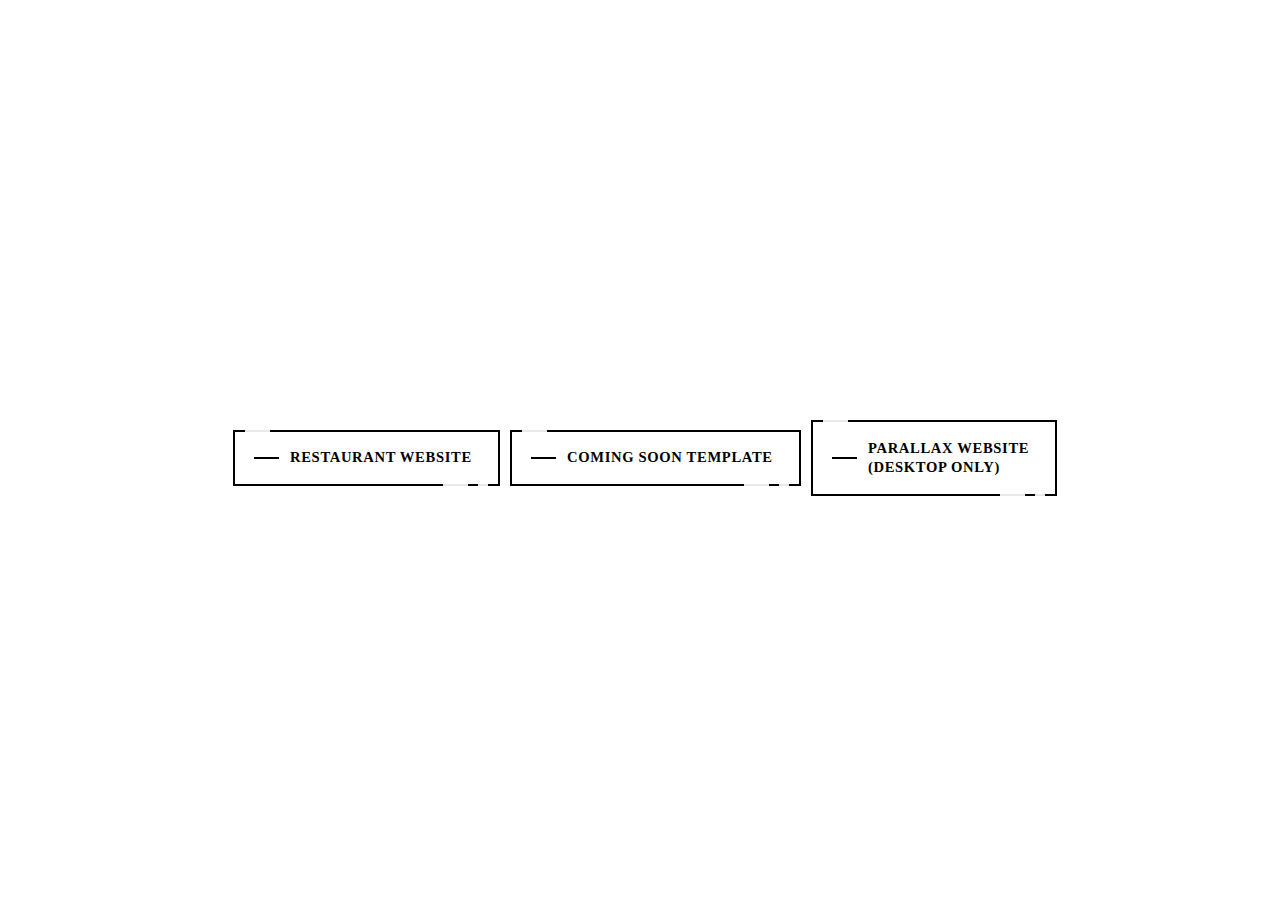
<file: index.html>
<!DOCTYPE html>
<html lang="en">
<head>
    <meta charset="UTF-8">
    <meta http-equiv="X-UA-Compatible" content="IE=edge">
    <meta name="viewport" content="width=device-width, initial-scale=1.0">
    <title>Front-end Projects | Dhruv Sood</title>

    <link rel="stylesheet" href="style.css">
</head>
<body>
    <div class="container">
        <a class="fancy" href="#" id="restaurant">
            <span class="top-key"></span>
            <span class="text">Restaurant Website</span>
            <span class="bottom-key-1"></span>
            <span class="bottom-key-2"></span>
          </a>

          <a class="fancy" href="#" id="coming_soon">
            <span class="top-key"></span>
            <span class="text">Coming Soon Template</span>
            <span class="bottom-key-1"></span>
            <span class="bottom-key-2"></span>
          </a>

          <a class="fancy" href="#" id="parallax">
            <span class="top-key"></span>
            <span class="text">Parallax Website<br>(Desktop only)</span>
            <span class="bottom-key-1"></span>
            <span class="bottom-key-2"></span>
          </a>
    </div>


    <script src="script.js"></script>
</body>
</html>
</file>
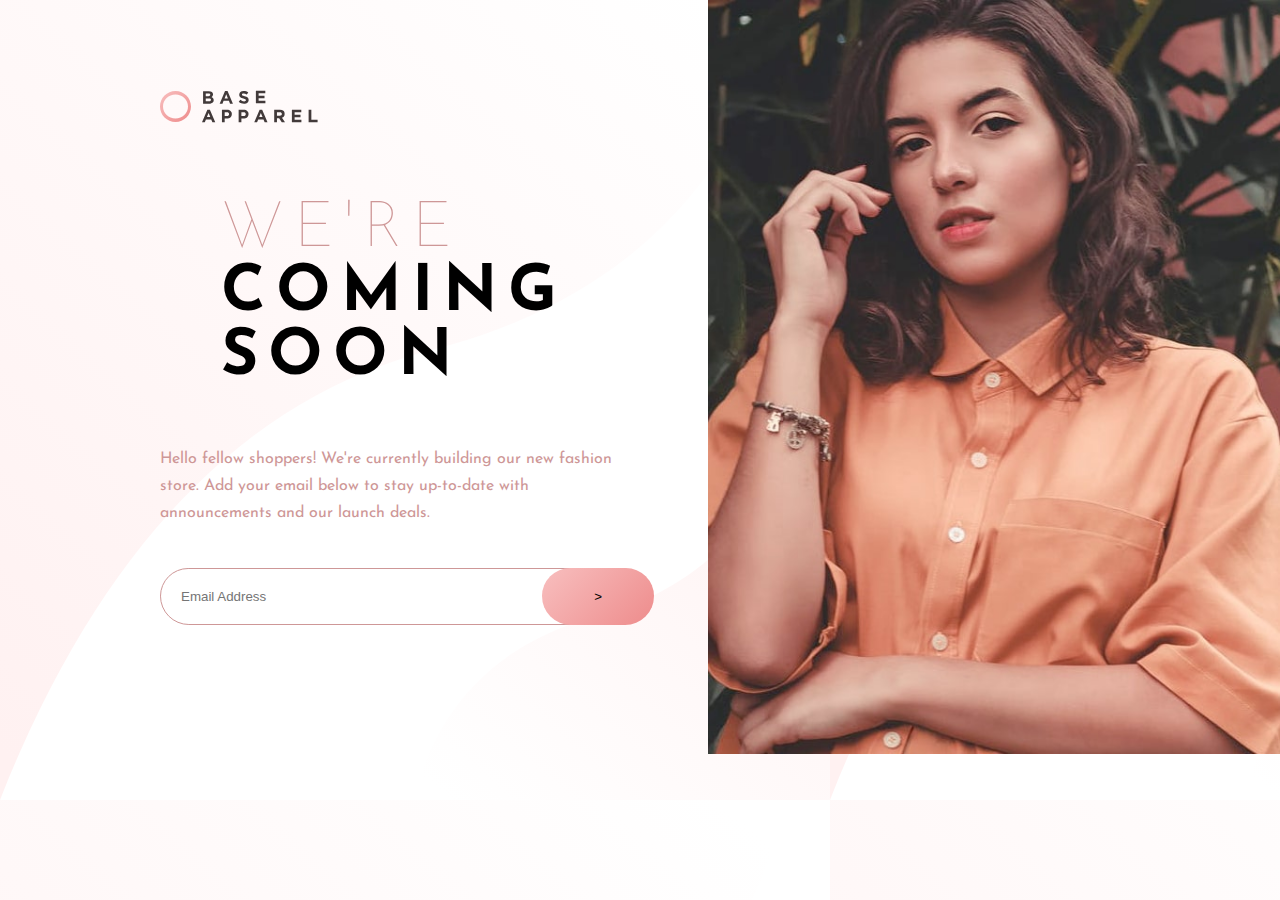
<file: Coming Soon Template/coming_soon.html>
<!DOCTYPE html>
<html lang="en">

<head>
    <meta charset="UTF-8">
    <meta http-equiv="X-UA-Compatible" content="IE=edge">
    <meta name="viewport" content="width=device-width, initial-scale=1.0">
    <title>Coming-Soon</title>
    <link rel="stylesheet" href="styles.css">
</head>

<body>

    <div class="container">

        <div class="left-container">

            <div class="container-content">

                <div class="logo">
                    <img src="images/logo.svg" alt="" id="logo">
                    <img src="images/hero-mobile.jpg" alt="" id="mobile-img">
                </div>

                <h1>
                    <div class="w100">WE'RE</div>COMING<br>SOON
                </h1>
                <div class="p-cont">
                    <p class="hello">Hello fellow shoppers! We're currently building our new fashion store. Add your
                        email below to stay up-to-date with announcements and our launch deals.</p>
                </div>
                <div class="input-container">
                    <input type="email" placeholder="Email Address" id="email">
                    <button id="btn">></button>
                </div>

            </div>


        </div>


        <div class="right-container">
            <img src="images/hero-desktop.jpg" alt="" id="desktop-img">

        </div>

    </div>





</body>

</html>
</file>
<file: style.css>
.fancy {
    background-color: transparent;
    border: 2px solid #000;
    border-radius: 0;
    box-sizing: border-box;
    color: #fff;
    cursor: pointer;
    display: inline-block;
    float: right;
    font-weight: 700;
    letter-spacing: 0.05em;
    margin: 0;
    outline: none;
    overflow: visible;
    padding: 1.25em 2em;
    position: relative;
    text-align: center;
    text-decoration: none;
    text-transform: none;
    transition: all 0.3s ease-in-out;
    user-select: none;
    font-size: 13px;
}

.fancy::before {
    content: " ";
    width: 1.5625rem;
    height: 2px;
    background: black;
    top: 50%;
    left: 1.5em;
    position: absolute;
    transform: translateY(-50%);
    transform-origin: center;
    transition: background 0.3s linear, width 0.3s linear;
}

.fancy .text {
    font-size: 1.125em;
    line-height: 1.33333em;
    padding-left: 2em;
    display: block;
    text-align: left;
    transition: all 0.3s ease-in-out;
    text-transform: uppercase;
    text-decoration: none;
    color: black;
}

.fancy .top-key {
    height: 2px;
    width: 1.5625rem;
    top: -2px;
    left: 0.625rem;
    position: absolute;
    background: #e8e8e8;
    transition: width 0.5s ease-out, left 0.3s ease-out;
}

.fancy .bottom-key-1 {
    height: 2px;
    width: 1.5625rem;
    right: 1.875rem;
    bottom: -2px;
    position: absolute;
    background: #e8e8e8;
    transition: width 0.5s ease-out, right 0.3s ease-out;
}

.fancy .bottom-key-2 {
    height: 2px;
    width: 0.625rem;
    right: 0.625rem;
    bottom: -2px;
    position: absolute;
    background: #e8e8e8;
    transition: width 0.5s ease-out, right 0.3s ease-out;
}

.fancy:hover {
    color: white;
    background: black;
}

.fancy:hover::before {
    width: 0.9375rem;
    background: white;
}

.fancy:hover .text {
    color: white;
    padding-left: 1.5em;
}

.fancy:hover .top-key {
    left: -2px;
    width: 0px;
}

.fancy:hover .bottom-key-1,
.fancy:hover .bottom-key-2 {
    right: 0;
    width: 0;
}

.container{
    display: flex;
    justify-content: center;
    align-items: center;
    min-height: 100vh;
}
.fancy{
    margin-left: 10px;
}


@media only screen and (max-width: 600px){
    .container{
        flex-direction: column;
        gap: 20px;
    }
}
</file>
<file: Coming Soon Template/styles.css>
@import url('https://fonts.googleapis.com/css2?family=Josefin+Sans:wght@300;600&display=swap');

* {
    margin: 0;
    padding: 0;
    /* line-height: 1.5; */
}

.container {
    display: flex;
    height: 100%;
    justify-content: space-between;
}

body {
    background-image: url(images/bg-pattern-desktop.svg);
}

.container-content {
    display: flex;
    flex-direction: column;
    padding: 90px 80px 0px 160px;
}

.container-content {
    font-family: 'Josefin Sans', sans-serif;
}

.container-content h1 {
    font-size: 64px;
    align-self: center;
    letter-spacing: 10px;
    margin-bottom: 56px;
}

.w100 {
    font-weight: 100;
    color: hsl(0, 36%, 70%);
}

.hello {
    align-self: center;
}

.container-content p {
    color: hsl(0, 36%, 70%);
    line-height: 1.7;
}

.logo {
    margin-bottom: 71px;
}

.right-container img {
    height: 100%;
    max-width: 100%;
    /* background-size: cover;
    margin: 0; */
}

.input-container {
    margin-bottom: 40px;
}


#email {
    margin-top: 40px;
    padding: 20px;
    /* border: none; */
    border: 1px solid hsl(0, 36%, 70%);
    border-radius: 20px;
    border-top-left-radius: 72px;
    border-bottom-left-radius: 74px;
    width: 100%;
    box-sizing: border-box;
    /* height: 100%; */
    /* margin-bottom: 20px; */
}

.input-container {
    position: relative;
}

#btn {
    position: absolute;
    top: 40px;
    right: -26px;
    height: 59%;
    width: 24%;
    background: linear-gradient(135deg, hsl(0, 80%, 86%), hsl(0, 74%, 74%));

    border: none;
    border-top-left-radius: 72px;
    border-bottom-left-radius: 74px;
    border-top-right-radius: 72px;
    border-bottom-right-radius: 74px;
}

#btn:hover {
    cursor: pointer;
}

.p-cont {
    max-width: 516px;
}

#mobile-img {
    display: none;
}

@media only screen and (max-width: 1064px) {
    .container {
        flex-direction: column;
        justify-content: center;
        align-items: center;
        min-width: 200px;
        /* max-width: 300px; */
    }

    .left-container {
        order: 1;
    }

    #desktop-img {
        display: none;
    }

    #mobile-img {
        display: block;
        padding-top: 20px;
    }

    .container-content {
        display: flex;
        flex-direction: column;
        padding: 90px 50px 0px 70px;
        
    }
    
}

@media only screen and (max-width: 539px){
    .container-content{
        margin: 0;
        padding: 0;
        margin-top: 20px;
    }
    .left-container{
        display: flex;
        flex-direction: column;
        align-items: center;
    }
    .container-content p{
        margin: 0;
        padding: 20px;
        
    }
    .container-content h1{
        font-size: 51px;
        margin-bottom: 0;
    }
    .input-container{
        max-width: 250px;
        padding: 0 10px;
        padding-left: 20px;
    }
    #mobile-img{
        width: 330px;
    }
    #logo{
        padding-left: 20px;
    }
    
}
</file>
